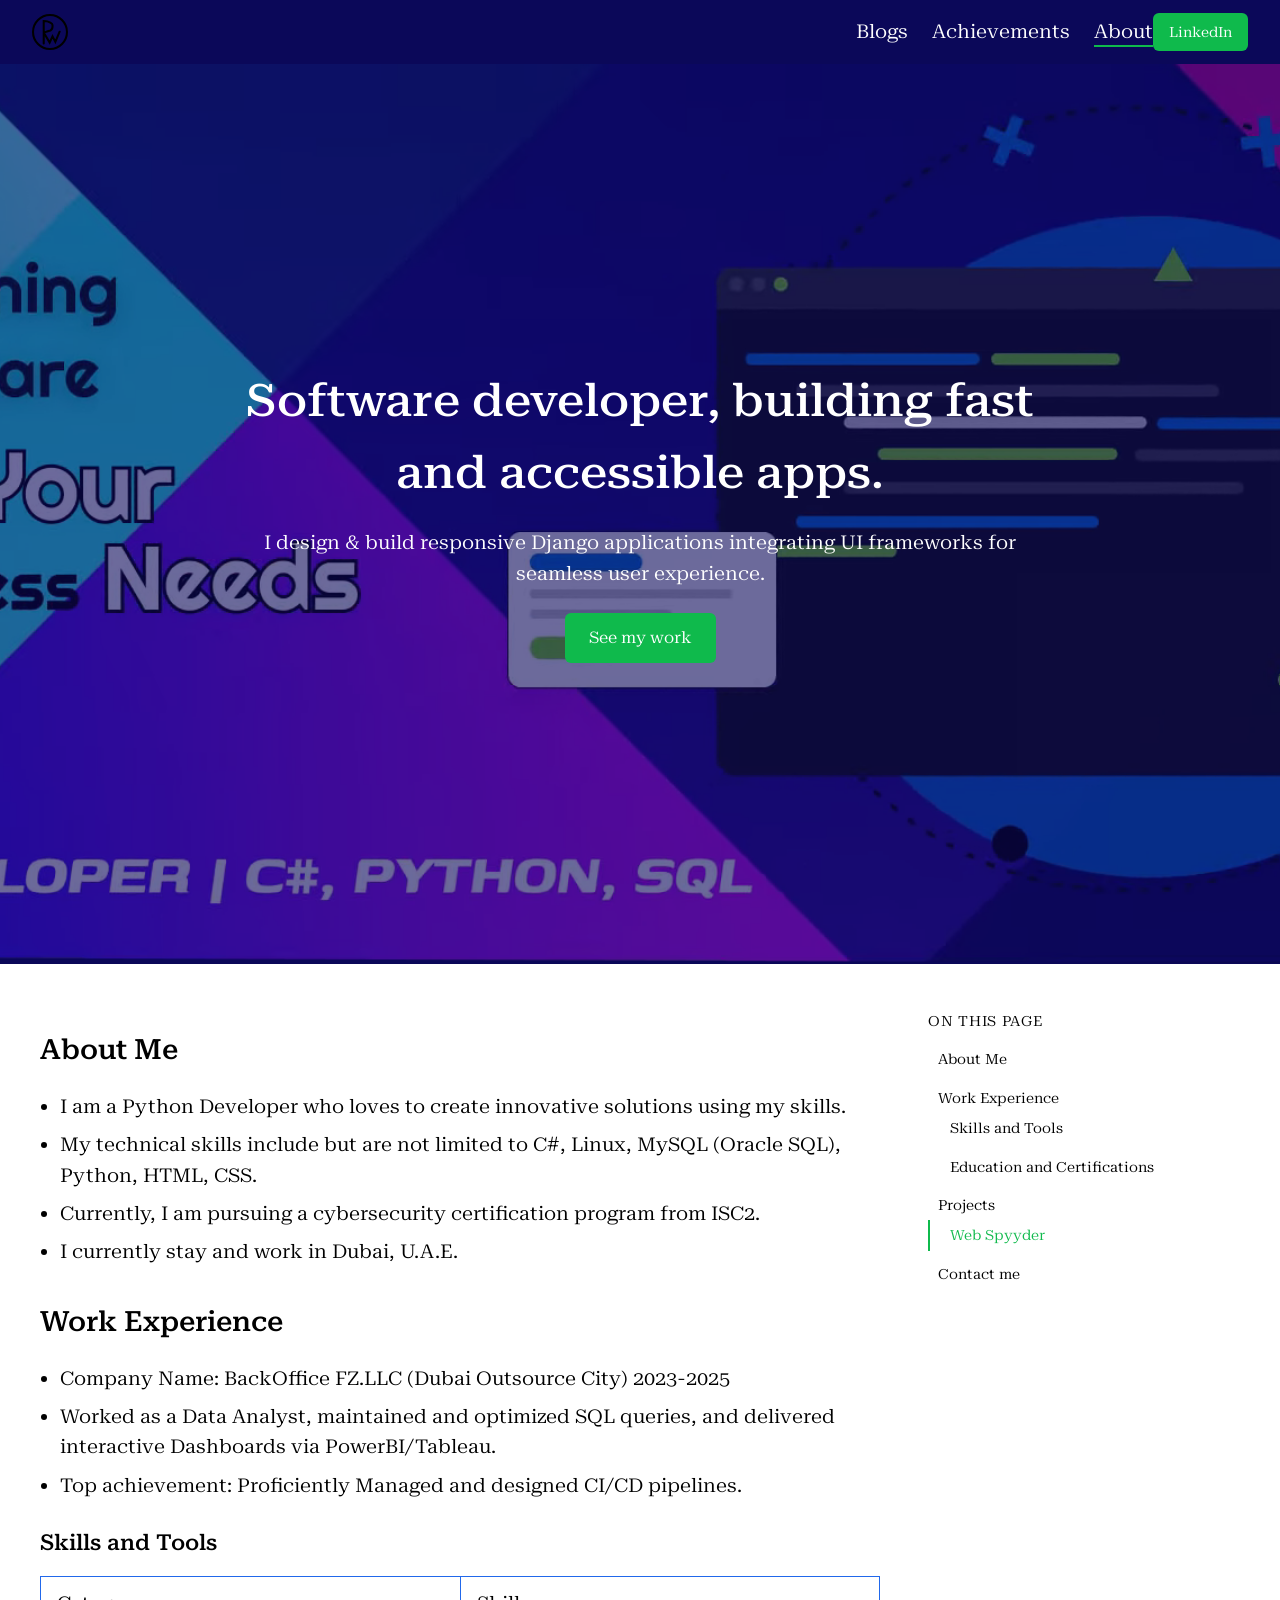
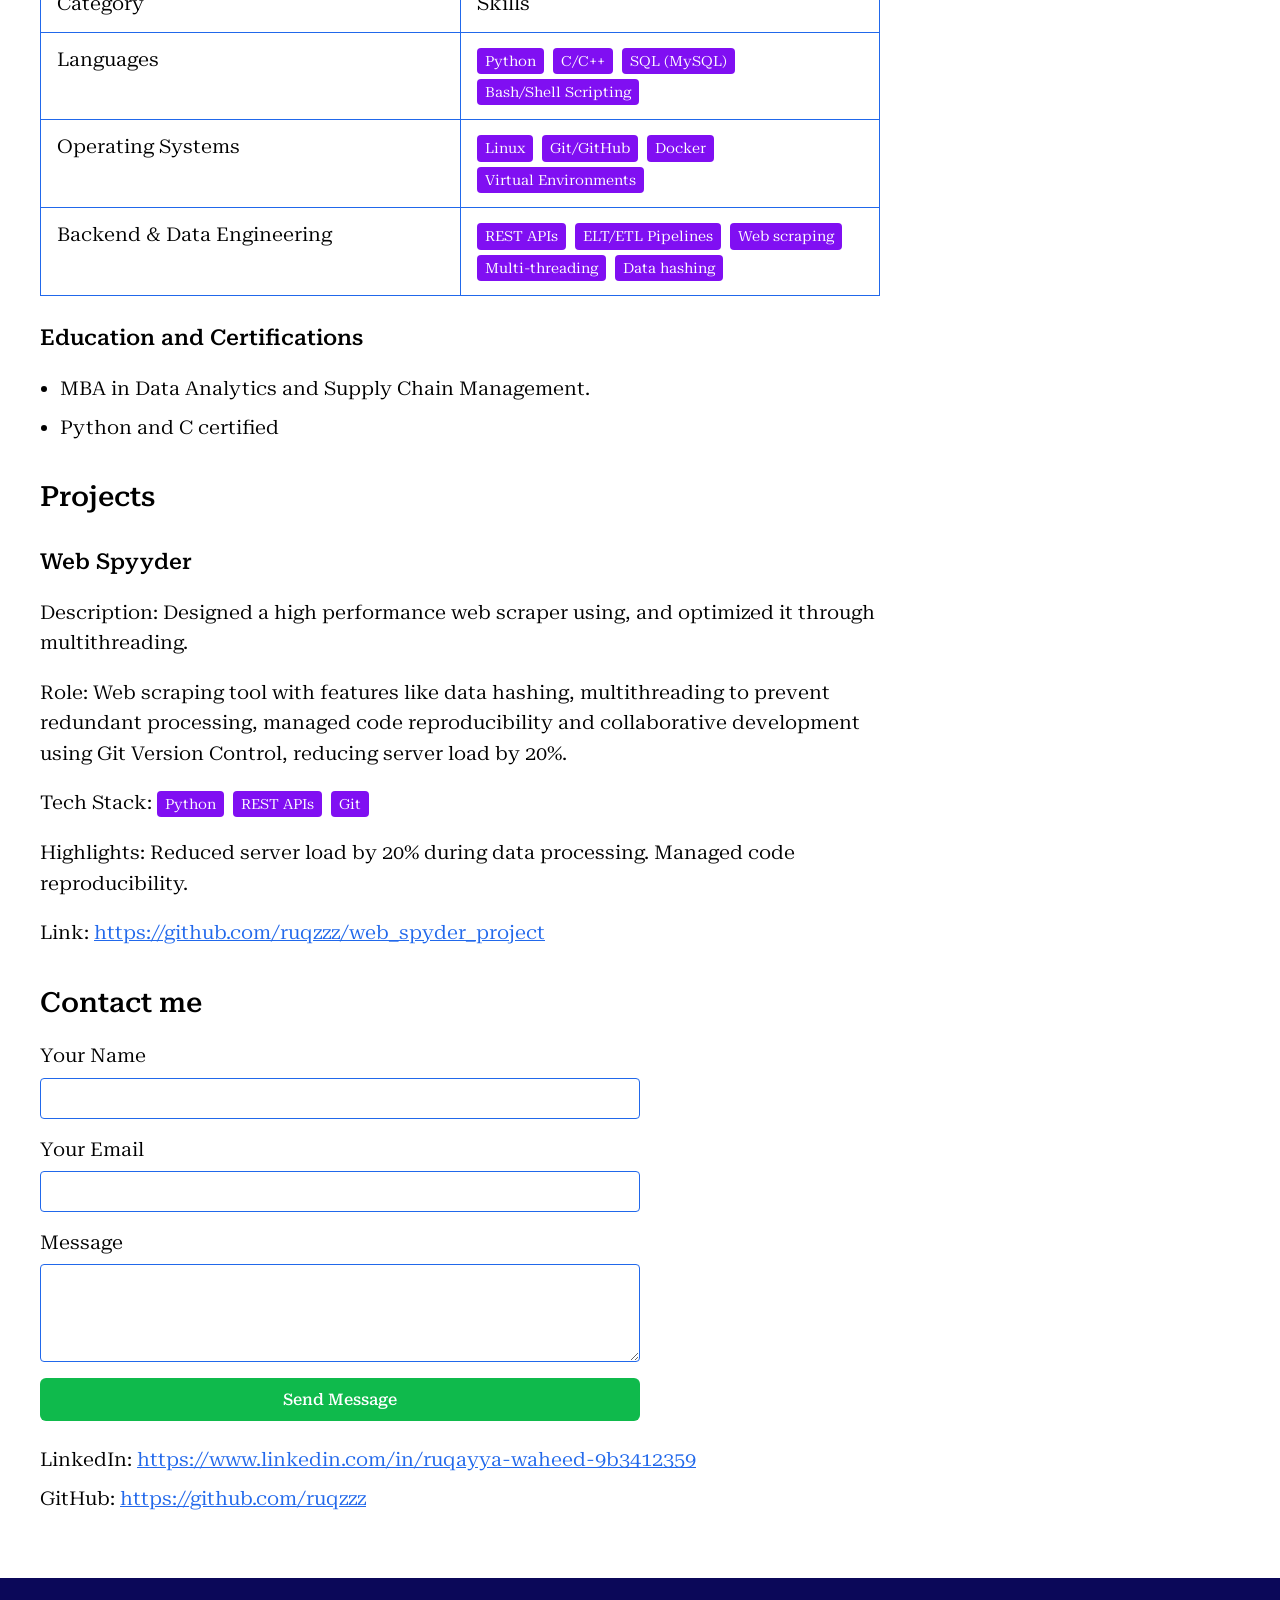
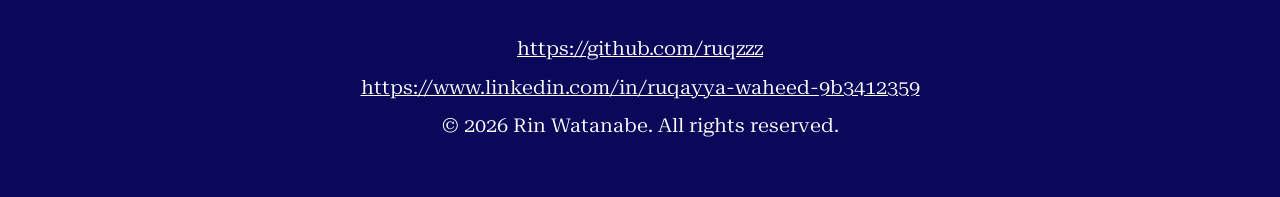
<file: index.html>
<!DOCTYPE html>
<html lang="en">
<head>
  <meta charset="UTF-8">
  <meta name="viewport" content="width=device-width, initial-scale=1.0">
  <title>Rin_sporfolio — About</title>
  <meta name="description" content="Python developer, building fast and accessible apps. Portfolio of Rin Watanabe.">

  <!-- Open Graph (index.html only) -->
  <meta property="og:title" content="Rin_sporfolio">
  <meta property="og:description" content="Python developer, building fast and accessible apps.">
  <meta property="og:image" content="/assets/images/open_graph_image_optimized.png">
  <meta property="og:type" content="website">
  <meta property="og:url" content="/">

  <!-- Google Fonts: Roboto Serif variable font -->
  <link rel="preconnect" href="https://fonts.googleapis.com">
  <link rel="preconnect" href="https://fonts.gstatic.com" crossorigin>
  <link href="https://fonts.googleapis.com/css2?family=Roboto+Serif:ital,opsz,wdth,wght,GRAD@0,8..144,50..150,100..900,-50..100&display=swap" rel="stylesheet">

  <!-- Favicon (do not modify paths or version strings) -->
  <link rel="icon" type="image/png" href="/assets/icons/favicon-96x96.png?v=2026.06.29" sizes="96x96" />
  <link rel="icon" type="image/svg+xml" href="/assets/icons/favicon.svg?v=2026.06.29" />
  <link rel="shortcut icon" href="/assets/icons/favicon.ico?v=2026.06.29" />
  <link rel="apple-touch-icon" sizes="180x180" href="/assets/icons/apple-touch-icon.png?v=2026.06.29" />
  <meta name="apple-mobile-web-app-title" content="Rin_portf" />
  <link rel="manifest" href="/assets/icons/site.webmanifest?v=2026.06.29" />

  <link rel="stylesheet" href="/styles/styles.css">
</head>
<body>
  <a href="#main-content" class="skip-link">Skip to content</a>

  <!-- Global header (identical on all pages — edit nav links here) -->
  <div class="site-header-wrapper">
    <header class="site-header">
      <a href="index.html" class="header-logo">
        <img src="/assets/images/logo_updated.svg"
             alt="Rin_sporfolio logo"
             role="img"
             aria-label="Rin_sporfolio logo"
             height="36">
      </a>

      <nav class="header-nav" aria-label="Primary navigation">
        <ul>
          <li><a href="blogs.html">Blogs</a></li>
          <li><a href="achievements.html">Achievements</a></li>
          <li><a href="index.html" class="is-active">About</a></li>
        </ul>
      </nav>

      <div class="header-actions">
        <a href="https://www.linkedin.com/in/ruqayya-waheed-9b3412359"
           class="btn-linkedin"
           target="_blank"
           rel="noopener noreferrer">LinkedIn</a>
      </div>

      <button class="menu-toggle"
              type="button"
              aria-expanded="false"
              aria-controls="mobile-menu"
              aria-label="Open navigation menu">
        <span class="menu-toggle-bar"></span>
        <span class="menu-toggle-bar"></span>
        <span class="menu-toggle-bar"></span>
      </button>
    </header>

    <nav id="mobile-menu" class="mobile-menu" aria-label="Mobile navigation">
      <ul>
        <li><a href="blogs.html">Blogs</a></li>
        <li><a href="achievements.html">Achievements</a></li>
        <li><a href="index.html" class="is-active">About</a></li>
      </ul>
      <a href="https://www.linkedin.com/in/ruqayya-waheed-9b3412359"
         class="btn-linkedin"
         target="_blank"
         rel="noopener noreferrer">LinkedIn</a>
    </nav>
  </div>

  <!-- Hero section (edit headline and CTA in HTML below) -->
  <section class="hero" aria-label="Introduction">
    <video
      class="hero-video"
      autoplay
      muted
      loop
      playsinline
      aria-hidden="true"
      poster="/assets/images/optimized_fallback_hero_image.svg">
      <source
        src="/assets/images/optimized_Frame_len_increased.webm"
        type="video/webm">
    </video>
    <div class="hero-overlay" aria-hidden="true"></div>
    <div class="hero-content">
      <h1>Software developer, building fast and accessible apps.</h1>
      <p>I design &amp; build responsive Django applications integrating UI frameworks for seamless user experience.</p>
      <a href="#projects" class="btn-primary">See my work</a>
    </div>
  </section>

  <!-- Two-column layout: main content + TOC (no left sidebar) -->
  <div class="page-layout">
    <button class="toc-toggle"
            type="button"
            aria-expanded="false"
            aria-controls="toc-sidebar">
      On this page
    </button>

    <div class="content-grid">
      <main id="main-content" class="main-content">

        <!-- About Me (edit content below) -->
        <section id="about-me" aria-labelledby="about-me-heading">
          <h2 id="about-me-heading">About Me</h2>
          <ul>
            <li>I am a Python Developer who loves to create innovative solutions using my skills.</li>
            <li>My technical skills include but are not limited to C#, Linux, MySQL (Oracle SQL), Python, HTML, CSS.</li>
            <li>Currently, I am pursuing a cybersecurity certification program from ISC2.</li>
            <li>I currently stay and work in Dubai, U.A.E.</li>
          </ul>
        </section>

        <!-- Work Experience (edit content below) -->
        <section id="work-experience" aria-labelledby="work-experience-heading">
          <h2 id="work-experience-heading">Work Experience</h2>
          <ul>
            <li>Company Name: BackOffice FZ.LLC (Dubai Outsource City) 2023-2025</li>
            <li>Worked as a Data Analyst, maintained and optimized SQL queries, and delivered interactive Dashboards via PowerBI/Tableau.</li>
            <li>Top achievement: Proficiently Managed and designed CI/CD pipelines.</li>
          </ul>

          <h3 id="skills-and-tools">Skills and Tools</h3>
          <table class="skills-table">
            <thead>
              <tr>
                <th scope="col">Category</th>
                <th scope="col">Skills</th>
              </tr>
            </thead>
            <tbody>
              <tr>
                <th scope="row">Languages</th>
                <td>
                  <span class="skill-badge">Python</span>
                  <span class="skill-badge">C/C++</span>
                  <span class="skill-badge">SQL (MySQL)</span>
                  <span class="skill-badge">Bash/Shell Scripting</span>
                </td>
              </tr>
              <tr>
                <th scope="row">Operating Systems</th>
                <td>
                  <span class="skill-badge">Linux</span>
                  <span class="skill-badge">Git/GitHub</span>
                  <span class="skill-badge">Docker</span>
                  <span class="skill-badge">Virtual Environments</span>
                </td>
              </tr>
              <tr>
                <th scope="row">Backend &amp; Data Engineering</th>
                <td>
                  <span class="skill-badge">REST APIs</span>
                  <span class="skill-badge">ELT/ETL Pipelines</span>
                  <span class="skill-badge">Web scraping</span>
                  <span class="skill-badge">Multi-threading</span>
                  <span class="skill-badge">Data hashing</span>
                </td>
              </tr>
            </tbody>
          </table>

          <h3 id="education-and-certifications">Education and Certifications</h3>
          <ul>
            <li>MBA in Data Analytics and Supply Chain Management.</li>
            <li>Python and C certified</li>
          </ul>
        </section>

        <!-- Projects (edit content below) -->
        <section id="projects" aria-labelledby="projects-heading">
          <h2 id="projects-heading">Projects</h2>

          <h3 id="web-spyyder">Web Spyyder</h3>
          <p><strong>Description:</strong> Designed a high performance web scraper using, and optimized it through multithreading.</p>
          <p><strong>Role:</strong> Web scraping tool with features like data hashing, multithreading to prevent redundant processing, managed code reproducibility and collaborative development using Git Version Control, reducing server load by 20%.</p>
          <p><strong>Tech Stack:</strong> <span class="skill-badge">Python</span> <span class="skill-badge">REST APIs</span> <span class="skill-badge">Git</span></p>
          <p><strong>Highlights:</strong> Reduced server load by 20% during data processing. Managed code reproducibility.</p>
          <p><strong>Link:</strong> <a href="https://github.com/ruqzzz/web_spyder_project" target="_blank" rel="noopener noreferrer">https://github.com/ruqzzz/web_spyder_project</a></p>
        </section>

        <!-- Contact form (edit action URL and fields below) -->
        <section id="contact-me" aria-labelledby="contact-me-heading">
          <h2 id="contact-me-heading">Contact me</h2>
          <form class="contact-form"
                action="https://formspree.io/f/xlgypwyl"
                method="POST">
            <div class="form-group">
              <label for="contact-name">Your Name</label>
              <input type="text" id="contact-name" name="name" required aria-required="true">
            </div>
            <div class="form-group">
              <label for="contact-email">Your Email</label>
              <input type="email" id="contact-email" name="email" required aria-required="true">
            </div>
            <div class="form-group">
              <label for="contact-message">Message</label>
              <textarea id="contact-message" name="message" rows="4" required aria-required="true"></textarea>
            </div>
            <button type="submit" class="btn-primary">Send Message</button>
          </form>

          <div class="contact-links">
            <p>LinkedIn: <a href="https://www.linkedin.com/in/ruqayya-waheed-9b3412359" target="_blank" rel="noopener noreferrer">https://www.linkedin.com/in/ruqayya-waheed-9b3412359</a></p>
            <p>GitHub: <a href="https://github.com/ruqzzz" target="_blank" rel="noopener noreferrer">https://github.com/ruqzzz</a></p>
          </div>
        </section>

      </main>

      <!-- TOC column (auto-populated by scripts/main.js) -->
      <aside id="toc-sidebar"
             class="toc-sidebar"
             aria-label="On this page">
        <p class="toc-label">On this page</p>
        <nav aria-label="Table of contents">
          <!-- TOC links generated by JavaScript -->
        </nav>
      </aside>
    </div>
  </div>

  <!-- Global footer (identical on all pages) -->
  <footer class="site-footer">
    <p><a href="https://github.com/ruqzzz" target="_blank" rel="noopener noreferrer">https://github.com/ruqzzz</a></p>
    <p><a href="https://www.linkedin.com/in/ruqayya-waheed-9b3412359" target="_blank" rel="noopener noreferrer">https://www.linkedin.com/in/ruqayya-waheed-9b3412359</a></p>
    <p>&copy; 2026 Rin Watanabe. All rights reserved.</p>
  </footer>

  <script src="/scripts/main.js"></script>
</body>
</html>
</file>
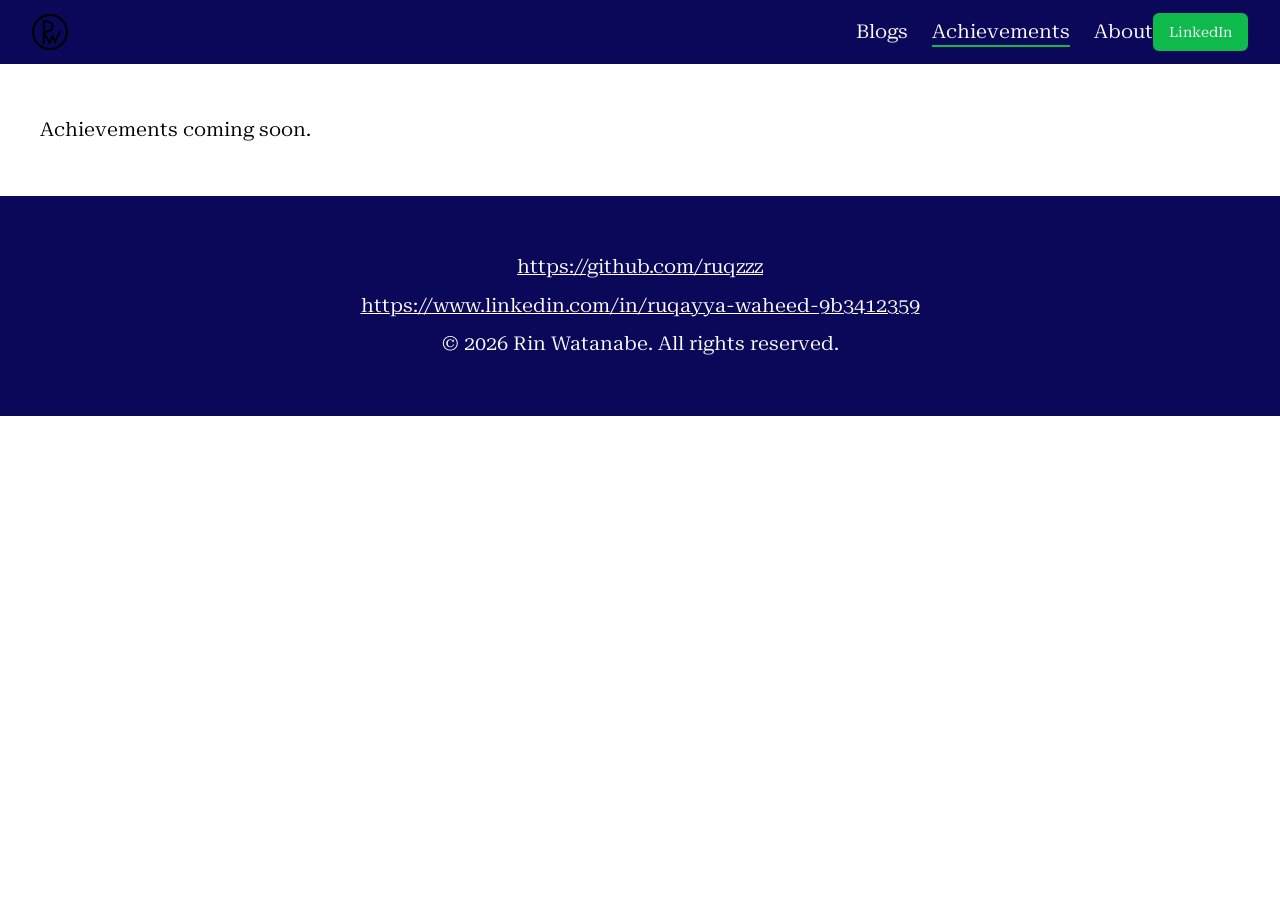
<file: achievements.html>
<!DOCTYPE html>
<html lang="en">
<head>
  <meta charset="UTF-8">
  <meta name="viewport" content="width=device-width, initial-scale=1.0">
  <title>Rin_sporfolio — Achievements</title>
  <meta name="description" content="Achievements and milestones of Rin Watanabe — Python developer and data analyst.">

  <!-- Google Fonts: Roboto Serif variable font -->
  <link rel="preconnect" href="https://fonts.googleapis.com">
  <link rel="preconnect" href="https://fonts.gstatic.com" crossorigin>
  <link href="https://fonts.googleapis.com/css2?family=Roboto+Serif:ital,opsz,wdth,wght,GRAD@0,8..144,50..150,100..900,-50..100&display=swap" rel="stylesheet">

  <!-- Favicon (do not modify paths or version strings) -->
  <link rel="icon" type="image/png" href="/assets/icons/favicon-96x96.png?v=2026.06.29" sizes="96x96" />
  <link rel="icon" type="image/svg+xml" href="/assets/icons/favicon.svg?v=2026.06.29" />
  <link rel="shortcut icon" href="/assets/icons/favicon.ico?v=2026.06.29" />
  <link rel="apple-touch-icon" sizes="180x180" href="/assets/icons/apple-touch-icon.png?v=2026.06.29" />
  <meta name="apple-mobile-web-app-title" content="Rin_portf" />
  <link rel="manifest" href="/assets/icons/site.webmanifest?v=2026.06.29" />

  <link rel="stylesheet" href="/styles/styles.css">
</head>
<body>
  <a href="#main-content" class="skip-link">Skip to content</a>

  <!-- Global header (identical on all pages — edit nav links here) -->
  <div class="site-header-wrapper">
    <header class="site-header">
      <a href="index.html" class="header-logo">
        <img src="/assets/images/logo_updated.svg"
             alt="Rin_sporfolio logo"
             role="img"
             aria-label="Rin_sporfolio logo"
             height="36">
      </a>

      <nav class="header-nav" aria-label="Primary navigation">
        <ul>
          <li><a href="blogs.html">Blogs</a></li>
          <li><a href="achievements.html" class="is-active">Achievements</a></li>
          <li><a href="index.html">About</a></li>
        </ul>
      </nav>

      <div class="header-actions">
        <a href="https://www.linkedin.com/in/ruqayya-waheed-9b3412359"
           class="btn-linkedin"
           target="_blank"
           rel="noopener noreferrer">LinkedIn</a>
      </div>

      <button class="menu-toggle"
              type="button"
              aria-expanded="false"
              aria-controls="mobile-menu"
              aria-label="Open navigation menu">
        <span class="menu-toggle-bar"></span>
        <span class="menu-toggle-bar"></span>
        <span class="menu-toggle-bar"></span>
      </button>
    </header>

    <nav id="mobile-menu" class="mobile-menu" aria-label="Mobile navigation">
      <ul>
        <li><a href="blogs.html">Blogs</a></li>
        <li><a href="achievements.html" class="is-active">Achievements</a></li>
        <li><a href="index.html">About</a></li>
      </ul>
      <a href="https://www.linkedin.com/in/ruqayya-waheed-9b3412359"
         class="btn-linkedin"
         target="_blank"
         rel="noopener noreferrer">LinkedIn</a>
    </nav>
  </div>

  <div class="page-layout">
    <main id="main-content" class="main-content">
      <p>Achievements coming soon.</p>
    </main>
  </div>

  <!-- Global footer (identical on all pages) -->
  <footer class="site-footer">
    <p><a href="https://github.com/ruqzzz" target="_blank" rel="noopener noreferrer">https://github.com/ruqzzz</a></p>
    <p><a href="https://www.linkedin.com/in/ruqayya-waheed-9b3412359" target="_blank" rel="noopener noreferrer">https://www.linkedin.com/in/ruqayya-waheed-9b3412359</a></p>
    <p>&copy; 2026 Rin Watanabe. All rights reserved.</p>
  </footer>

  <script src="/scripts/main.js"></script>
</body>
</html>
</file>
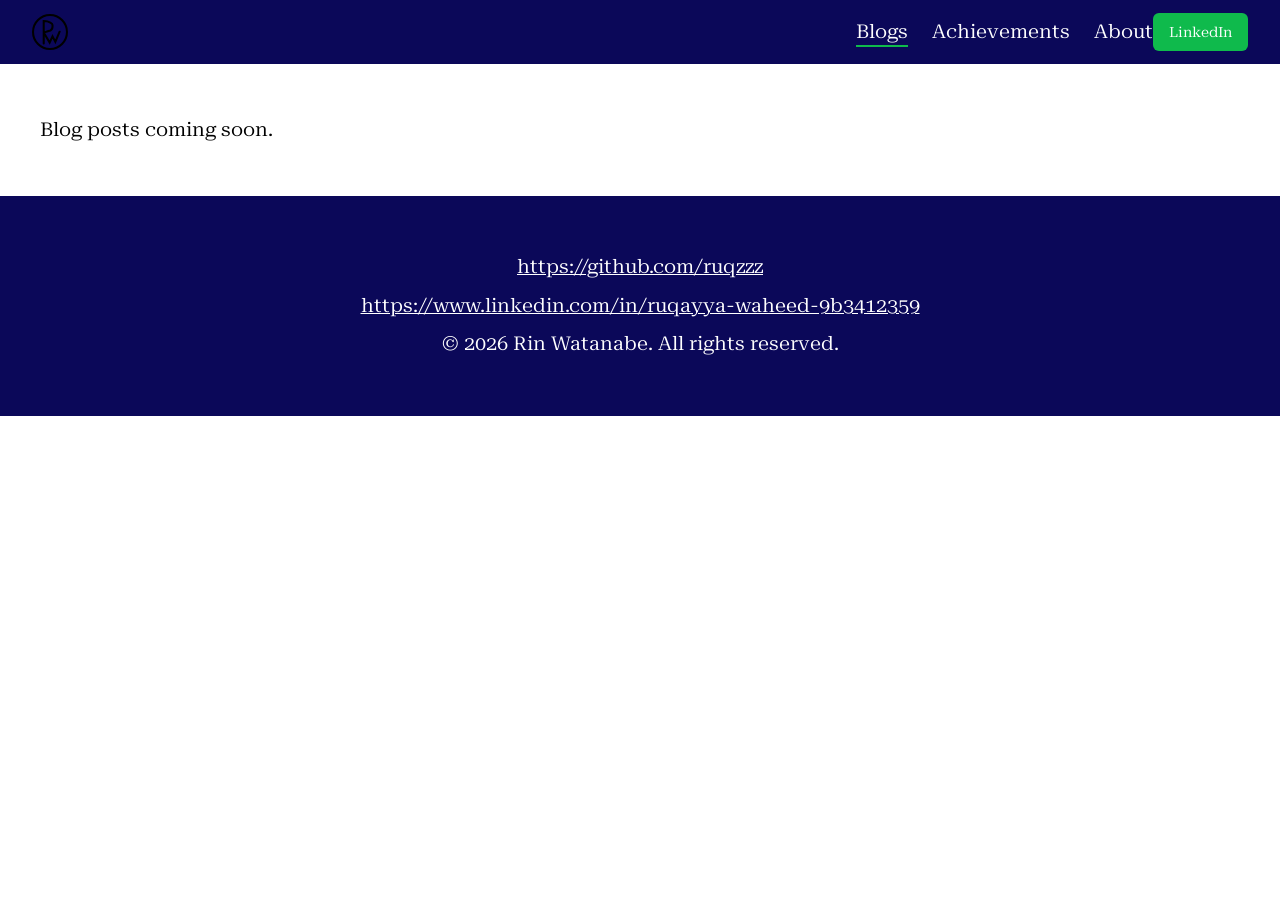
<file: blogs.html>
<!DOCTYPE html>
<html lang="en">
<head>
  <meta charset="UTF-8">
  <meta name="viewport" content="width=device-width, initial-scale=1.0">
  <title>Rin_sporfolio — Blogs</title>
  <meta name="description" content="Blog posts by Rin Watanabe — Python developer and data analyst.">

  <!-- Google Fonts: Roboto Serif variable font -->
  <link rel="preconnect" href="https://fonts.googleapis.com">
  <link rel="preconnect" href="https://fonts.gstatic.com" crossorigin>
  <link href="https://fonts.googleapis.com/css2?family=Roboto+Serif:ital,opsz,wdth,wght,GRAD@0,8..144,50..150,100..900,-50..100&display=swap" rel="stylesheet">

  <!-- Favicon (do not modify paths or version strings) -->
  <link rel="icon" type="image/png" href="/assets/icons/favicon-96x96.png?v=2026.06.29" sizes="96x96" />
  <link rel="icon" type="image/svg+xml" href="/assets/icons/favicon.svg?v=2026.06.29" />
  <link rel="shortcut icon" href="/assets/icons/favicon.ico?v=2026.06.29" />
  <link rel="apple-touch-icon" sizes="180x180" href="/assets/icons/apple-touch-icon.png?v=2026.06.29" />
  <meta name="apple-mobile-web-app-title" content="Rin_portf" />
  <link rel="manifest" href="/assets/icons/site.webmanifest?v=2026.06.29" />

  <link rel="stylesheet" href="/styles/styles.css">
</head>
<body>
  <a href="#main-content" class="skip-link">Skip to content</a>

  <!-- Global header (identical on all pages — edit nav links here) -->
  <div class="site-header-wrapper">
    <header class="site-header">
      <a href="index.html" class="header-logo">
        <img src="/assets/images/logo_updated.svg"
             alt="Rin_sporfolio logo"
             role="img"
             aria-label="Rin_sporfolio logo"
             height="36">
      </a>

      <nav class="header-nav" aria-label="Primary navigation">
        <ul>
          <li><a href="blogs.html" class="is-active">Blogs</a></li>
          <li><a href="achievements.html">Achievements</a></li>
          <li><a href="index.html">About</a></li>
        </ul>
      </nav>

      <div class="header-actions">
        <a href="https://www.linkedin.com/in/ruqayya-waheed-9b3412359"
           class="btn-linkedin"
           target="_blank"
           rel="noopener noreferrer">LinkedIn</a>
      </div>

      <button class="menu-toggle"
              type="button"
              aria-expanded="false"
              aria-controls="mobile-menu"
              aria-label="Open navigation menu">
        <span class="menu-toggle-bar"></span>
        <span class="menu-toggle-bar"></span>
        <span class="menu-toggle-bar"></span>
      </button>
    </header>

    <nav id="mobile-menu" class="mobile-menu" aria-label="Mobile navigation">
      <ul>
        <li><a href="blogs.html" class="is-active">Blogs</a></li>
        <li><a href="achievements.html">Achievements</a></li>
        <li><a href="index.html">About</a></li>
      </ul>
      <a href="https://www.linkedin.com/in/ruqayya-waheed-9b3412359"
         class="btn-linkedin"
         target="_blank"
         rel="noopener noreferrer">LinkedIn</a>
    </nav>
  </div>

  <div class="page-layout">
    <main id="main-content" class="main-content">
      <p>Blog posts coming soon.</p>
    </main>
  </div>

  <!-- Global footer (identical on all pages) -->
  <footer class="site-footer">
    <p><a href="https://github.com/ruqzzz" target="_blank" rel="noopener noreferrer">https://github.com/ruqzzz</a></p>
    <p><a href="https://www.linkedin.com/in/ruqayya-waheed-9b3412359" target="_blank" rel="noopener noreferrer">https://www.linkedin.com/in/ruqayya-waheed-9b3412359</a></p>
    <p>&copy; 2026 Rin Watanabe. All rights reserved.</p>
  </footer>

  <script src="/scripts/main.js"></script>
</body>
</html>
</file>
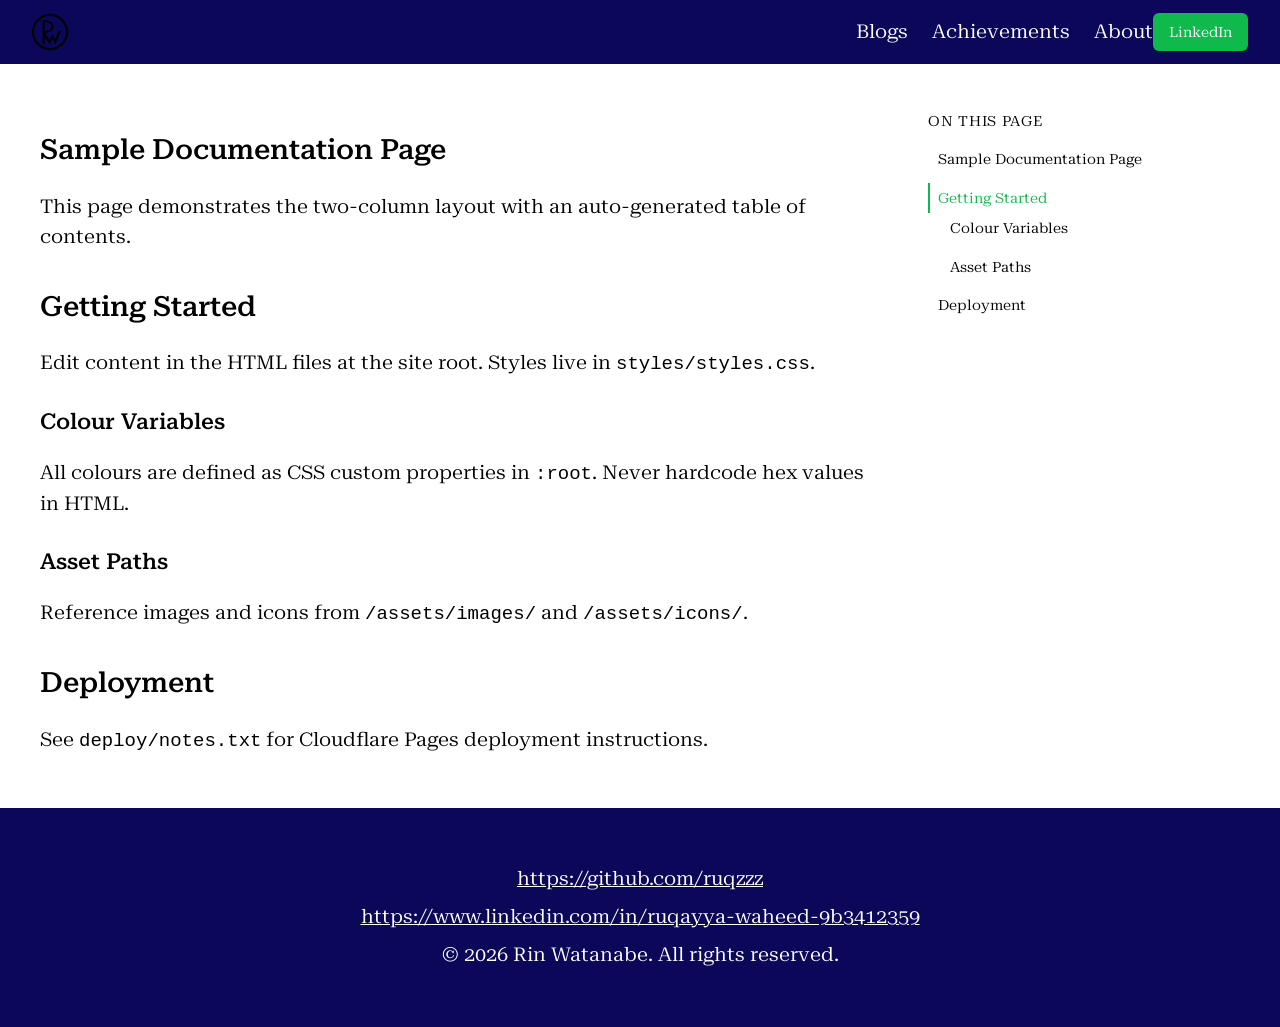
<file: docs/sample-page.html>
<!DOCTYPE html>
<html lang="en">
<head>
  <meta charset="UTF-8">
  <meta name="viewport" content="width=device-width, initial-scale=1.0">
  <title>Rin_sporfolio — Sample Page</title>
  <meta name="description" content="Sample documentation page for Rin_sporfolio site structure reference.">

  <!-- Google Fonts: Roboto Serif variable font -->
  <link rel="preconnect" href="https://fonts.googleapis.com">
  <link rel="preconnect" href="https://fonts.gstatic.com" crossorigin>
  <link href="https://fonts.googleapis.com/css2?family=Roboto+Serif:ital,opsz,wdth,wght,GRAD@0,8..144,50..150,100..900,-50..100&display=swap" rel="stylesheet">

  <!-- Favicon (do not modify paths or version strings) -->
  <link rel="icon" type="image/png" href="/assets/icons/favicon-96x96.png?v=2026.06.29" sizes="96x96" />
  <link rel="icon" type="image/svg+xml" href="/assets/icons/favicon.svg?v=2026.06.29" />
  <link rel="shortcut icon" href="/assets/icons/favicon.ico?v=2026.06.29" />
  <link rel="apple-touch-icon" sizes="180x180" href="/assets/icons/apple-touch-icon.png?v=2026.06.29" />
  <meta name="apple-mobile-web-app-title" content="Rin_portf" />
  <link rel="manifest" href="/assets/icons/site.webmanifest?v=2026.06.29" />

  <link rel="stylesheet" href="/styles/styles.css">
</head>
<body>
  <a href="#main-content" class="skip-link">Skip to content</a>

  <!-- Global header (identical on all pages — edit nav links here) -->
  <div class="site-header-wrapper">
    <header class="site-header">
      <a href="/index.html" class="header-logo">
        <img src="/assets/images/logo_updated.svg"
             alt="Rin_sporfolio logo"
             role="img"
             aria-label="Rin_sporfolio logo"
             height="36">
      </a>

      <nav class="header-nav" aria-label="Primary navigation">
        <ul>
          <li><a href="/blogs.html">Blogs</a></li>
          <li><a href="/achievements.html">Achievements</a></li>
          <li><a href="/index.html">About</a></li>
        </ul>
      </nav>

      <div class="header-actions">
        <a href="https://www.linkedin.com/in/ruqayya-waheed-9b3412359"
           class="btn-linkedin"
           target="_blank"
           rel="noopener noreferrer">LinkedIn</a>
      </div>

      <button class="menu-toggle"
              type="button"
              aria-expanded="false"
              aria-controls="mobile-menu"
              aria-label="Open navigation menu">
        <span class="menu-toggle-bar"></span>
        <span class="menu-toggle-bar"></span>
        <span class="menu-toggle-bar"></span>
      </button>
    </header>

    <nav id="mobile-menu" class="mobile-menu" aria-label="Mobile navigation">
      <ul>
        <li><a href="/blogs.html">Blogs</a></li>
        <li><a href="/achievements.html">Achievements</a></li>
        <li><a href="/index.html">About</a></li>
      </ul>
      <a href="https://www.linkedin.com/in/ruqayya-waheed-9b3412359"
         class="btn-linkedin"
         target="_blank"
         rel="noopener noreferrer">LinkedIn</a>
    </nav>
  </div>

  <div class="page-layout">
    <button class="toc-toggle"
            type="button"
            aria-expanded="false"
            aria-controls="toc-sidebar">
      On this page
    </button>

    <div class="content-grid">
      <main id="main-content" class="main-content">
        <h2>Sample Documentation Page</h2>
        <p>This page demonstrates the two-column layout with an auto-generated table of contents.</p>

        <h2>Getting Started</h2>
        <p>Edit content in the HTML files at the site root. Styles live in <code>styles/styles.css</code>.</p>

        <h3>Colour Variables</h3>
        <p>All colours are defined as CSS custom properties in <code>:root</code>. Never hardcode hex values in HTML.</p>

        <h3>Asset Paths</h3>
        <p>Reference images and icons from <code>/assets/images/</code> and <code>/assets/icons/</code>.</p>

        <h2>Deployment</h2>
        <p>See <code>deploy/notes.txt</code> for Cloudflare Pages deployment instructions.</p>
      </main>

      <aside id="toc-sidebar"
             class="toc-sidebar"
             aria-label="On this page">
        <p class="toc-label">On this page</p>
        <nav aria-label="Table of contents">
          <!-- TOC links generated by JavaScript -->
        </nav>
      </aside>
    </div>
  </div>

  <!-- Global footer (identical on all pages) -->
  <footer class="site-footer">
    <p><a href="https://github.com/ruqzzz" target="_blank" rel="noopener noreferrer">https://github.com/ruqzzz</a></p>
    <p><a href="https://www.linkedin.com/in/ruqayya-waheed-9b3412359" target="_blank" rel="noopener noreferrer">https://www.linkedin.com/in/ruqayya-waheed-9b3412359</a></p>
    <p>&copy; 2026 Rin Watanabe. All rights reserved.</p>
  </footer>

  <script src="/scripts/main.js"></script>
</body>
</html>
</file>
<file: styles/styles.css>
/* ==========================================================================
   Rin_sporfolio — Global Styles
   Edit colours in :root. Edit layout breakpoints in the media queries below.
   ========================================================================== */

/* --- Colour system (edit here, never hardcode hex in HTML) --- */
:root {
  --color-primary-green: #0FBA4C;
  --color-primary-blue: #2168EB;
  --color-secondary-purple: #800FF2;
  --color-accent-navy: #0B0859;
  --color-accent-indigo: #1E0D8C;
  --color-bg-white: #FFFFFF;
  --color-text-black: #000000;
  --color-text-white: #FFFFFF;

  --hero-overlay: rgba(11, 8, 89, 0.6);

  --header-height: 64px;
  --header-z-index: 100;
  --toc-sticky-top: 80px;

  --font-family: 'Roboto Serif', serif;

  --focus-ring: 2px solid var(--color-primary-green);
  --focus-offset: 2px;
}

/* --- Smooth scrolling for TOC anchor links --- */
html {
  scroll-behavior: smooth;
}

/* --- Typography: mobile-first defaults --- */
body {
  margin: 0;
  font-family: var(--font-family);
  font-size: 16px;
  font-weight: 400;
  font-style: normal;
  font-variation-settings: 'opsz' 16, 'wdth' 112.5, 'wght' 400, 'GRAD' -50;
  background-color: var(--color-bg-white);
  color: var(--color-text-black);
  line-height: 1.6;
}

h1 {
  font-family: var(--font-family);
  font-size: 28px;
  font-weight: 500;
  font-style: normal;
  font-variation-settings: 'opsz' 28, 'wdth' 125, 'wght' 500;
  margin-top: 0;
}

h2 {
  font-family: var(--font-family);
  font-size: 28px;
  font-weight: 500;
  font-style: normal;
  font-variation-settings: 'opsz' 28, 'wdth' 112.5, 'wght' 500, 'GRAD' 49;
  margin-top: 2rem;
  margin-bottom: 1rem;
}

h3 {
  font-family: var(--font-family);
  font-size: 22px;
  font-weight: 500;
  font-style: normal;
  font-variation-settings: 'opsz' 22, 'wdth' 112.5, 'wght' 500, 'GRAD' 49;
  margin-top: 1.5rem;
  margin-bottom: 0.75rem;
}

/* --- Skip to content link --- */
.skip-link {
  position: absolute;
  top: -100%;
  left: 1rem;
  z-index: 1000;
  padding: 0.75rem 1rem;
  background-color: var(--color-primary-green);
  color: var(--color-text-white);
  text-decoration: none;
  border-radius: 4px;
}

.skip-link:focus {
  top: 1rem;
  outline: var(--focus-ring);
  outline-offset: var(--focus-offset);
}

/* --- Focus styles (never suppress outline) --- */
a:focus-visible,
button:focus-visible,
input:focus-visible,
textarea:focus-visible,
summary:focus-visible {
  outline: var(--focus-ring);
  outline-offset: var(--focus-offset);
}

/* --- Global header --- */
.site-header {
  position: sticky;
  top: 0;
  z-index: var(--header-z-index);
  display: flex;
  align-items: center;
  justify-content: space-between;
  height: var(--header-height);
  padding: 0 1rem;
  background-color: var(--color-accent-navy);
  color: var(--color-text-white);
}

.site-header a {
  color: var(--color-text-white);
  text-decoration: none;
}

.site-header a:hover {
  color: var(--color-primary-green);
}

.header-logo img {
  display: block;
  height: 36px;
  width: auto;
}

.header-nav {
  display: none;
}

.header-nav ul {
  display: flex;
  gap: 1.5rem;
  list-style: none;
  margin: 0;
  padding: 0;
}

.header-nav a {
  color: var(--color-text-white);
  text-decoration: none;
  padding-bottom: 2px;
}

.header-nav a:hover {
  color: var(--color-primary-green);
}

.header-nav a.is-active {
  color: var(--color-text-white);
  border-bottom: 2px solid var(--color-primary-green);
}

.header-actions {
  display: none;
  align-items: center;
  gap: 1rem;
}

.btn-linkedin {
  display: inline-block;
  padding: 8px 16px;
  background-color: var(--color-primary-green);
  color: var(--color-text-white);
  text-decoration: none;
  border-radius: 6px;
  font-size: 14px;
  white-space: nowrap;
}

.btn-linkedin:hover {
  color: var(--color-text-white);
  filter: brightness(1.1);
}

/* --- Hamburger menu (mobile) --- */
.menu-toggle {
  display: flex;
  flex-direction: column;
  justify-content: center;
  gap: 5px;
  width: 44px;
  height: 44px;
  padding: 0;
  border: none;
  background: transparent;
  cursor: pointer;
}

.menu-toggle-bar {
  display: block;
  width: 24px;
  height: 2px;
  background-color: var(--color-text-white);
  margin: 0 auto;
}

.mobile-menu {
  display: none;
  position: absolute;
  top: var(--header-height);
  left: 0;
  right: 0;
  background-color: var(--color-accent-navy);
  padding: 1rem;
  z-index: calc(var(--header-z-index) - 1);
}

.mobile-menu.is-open {
  display: block;
}

.mobile-menu ul {
  list-style: none;
  margin: 0;
  padding: 0;
}

.mobile-menu li {
  margin-bottom: 0.75rem;
}

.mobile-menu a {
  color: var(--color-text-white);
  text-decoration: none;
  display: block;
  padding: 0.5rem 0;
}

.mobile-menu a:hover {
  color: var(--color-primary-green);
}

.mobile-menu a.is-active {
  border-left: 3px solid var(--color-primary-green);
  padding-left: 0.75rem;
}

.mobile-menu .btn-linkedin {
  margin-top: 0.5rem;
}

.site-header-wrapper {
  position: relative;
}

/* --- Hero section --- */
.hero {
  position: relative;
  min-height: 100vh;
  overflow: hidden;
  display: flex;
  align-items: center;
  justify-content: center;
  background-color: var(--color-accent-navy);
}

.hero-video {
  position: absolute;
  top: 0;
  left: 0;
  width: 100%;
  height: 100%;
  object-fit: cover;
  z-index: 0;
}

.hero-overlay {
  position: absolute;
  top: 0;
  left: 0;
  width: 100%;
  height: 100%;
  background: var(--hero-overlay);
  z-index: 1;
}

.hero-content {
  position: relative;
  z-index: 2;
  text-align: center;
  color: var(--color-text-white);
  padding: 2rem 1.5rem;
  max-width: 800px;
}

.hero-content h1 {
  color: var(--color-text-white);
  margin-bottom: 1rem;
}

.hero-content p {
  color: var(--color-text-white);
  font-size: 16px;
  margin-bottom: 1.5rem;
}

.btn-primary {
  display: inline-block;
  padding: 12px 24px;
  background-color: var(--color-primary-green);
  color: var(--color-text-white);
  text-decoration: none;
  border-radius: 6px;
  border: none;
  cursor: pointer;
  font-family: var(--font-family);
  font-size: 16px;
  font-weight: 500;
}

.btn-primary:hover {
  color: var(--color-text-white);
  filter: brightness(1.1);
}

/* --- Body hyperlinks --- */
main a:not(.btn-primary):not(.btn-linkedin):not(.btn-outline) {
  color: var(--color-primary-blue);
}

main a:not(.btn-primary):not(.btn-linkedin):not(.btn-outline):hover {
  color: var(--color-primary-green);
}

/* --- Two-column layout --- */
.page-layout {
  max-width: 1200px;
  margin: 0 auto;
  padding: 2rem 1rem;
}

.content-grid {
  display: grid;
  grid-template-columns: 1fr;
  gap: 2rem;
}

/* --- TOC toggle (tablet/mobile) --- */
.toc-toggle {
  display: flex;
  width: 100%;
  padding: 0.75rem 1rem;
  margin-bottom: 1rem;
  background-color: var(--color-accent-navy);
  color: var(--color-text-white);
  border: none;
  border-radius: 6px;
  cursor: pointer;
  font-family: var(--font-family);
  font-size: 16px;
  text-align: left;
}

.toc-toggle:hover {
  background-color: var(--color-accent-indigo);
}

/* --- TOC sidebar --- */
.toc-sidebar {
  display: none;
}

.toc-sidebar.is-expanded {
  display: block;
}

.toc-sidebar .toc-label {
  font-size: 14px;
  font-weight: 500;
  text-transform: uppercase;
  letter-spacing: 0.05em;
  margin-bottom: 0.75rem;
  color: var(--color-text-black);
}

.toc-sidebar nav ul {
  list-style: none;
  margin: 0;
  padding: 0;
}

.toc-sidebar nav li {
  margin-bottom: 0.5rem;
}

.toc-sidebar nav a {
  color: var(--color-text-black);
  text-decoration: none;
  font-size: 14px;
  display: block;
  padding: 0.25rem 0;
  border-left: 2px solid transparent;
  padding-left: 0.5rem;
}

.toc-sidebar nav a:hover {
  color: var(--color-primary-green);
}

.toc-sidebar nav a.is-active {
  color: var(--color-primary-green);
  border-left-color: var(--color-primary-green);
}

.toc-sidebar nav li.toc-h3 a {
  padding-left: 1.25rem;
}

/* --- Main content --- */
.main-content section {
  margin-bottom: 2rem;
}

.main-content ul {
  padding-left: 1.25rem;
}

.main-content ul li {
  margin-bottom: 0.5rem;
}

/* --- Skill badges in table --- */
.skill-badge {
  display: inline-block;
  background-color: var(--color-secondary-purple);
  color: var(--color-text-white);
  border-radius: 4px;
  padding: 2px 8px;
  font-size: 14px;
  margin: 2px 4px 2px 0;
}

/* --- Skills table --- */
.skills-table {
  width: 100%;
  border-collapse: collapse;
  margin: 1rem 0;
}

.skills-table th,
.skills-table td {
  border: 1px solid var(--color-primary-blue);
  padding: 0.75rem 1rem;
  text-align: left;
  vertical-align: top;
  color: var(--color-text-black);
  background-color: var(--color-bg-white);
}

.skills-table th {
  width: 30%;
  font-weight: 500;
}

/* --- Contact form --- */
.contact-form {
  display: flex;
  flex-direction: column;
  gap: 1rem;
  max-width: 600px;
}

.form-group {
  display: flex;
  flex-direction: column;
  gap: 0.375rem;
}

.form-group label {
  color: var(--color-text-black);
  font-weight: 500;
}

.form-group input,
.form-group textarea {
  padding: 0.625rem 0.75rem;
  border: 1px solid var(--color-primary-blue);
  border-radius: 4px;
  font-family: var(--font-family);
  font-size: 16px;
  color: var(--color-text-black);
  background-color: var(--color-bg-white);
}

.contact-links {
  margin-top: 1.5rem;
}

.contact-links p {
  margin: 0.5rem 0;
}

/* --- Footer --- */
.site-footer {
  background-color: var(--color-accent-navy);
  color: var(--color-text-white);
  padding: 48px 1rem;
  text-align: center;
}

.site-footer a {
  color: var(--color-text-white);
  text-decoration: underline;
}

.site-footer a:hover {
  color: var(--color-primary-green);
}

.site-footer p {
  margin: 0.5rem 0;
  color: var(--color-text-white);
}

/* --- 404 page --- */
.error-page {
  min-height: 60vh;
  display: flex;
  flex-direction: column;
  align-items: center;
  justify-content: center;
  text-align: center;
  padding: 2rem;
}

/* --- Tablet: 768px+ --- */
@media (min-width: 768px) {
  body {
    font-size: 19px;
    font-variation-settings: 'opsz' 19, 'wdth' 112.5, 'wght' 400, 'GRAD' -50;
  }

  h1 {
    font-size: 45px;
    font-variation-settings: 'opsz' 45, 'wdth' 125, 'wght' 500;
  }

  .hero-content p {
    font-size: 19px;
  }

  .site-header {
    padding: 0 2rem;
  }

  .header-nav {
    margin-left: auto;
  }

  .menu-toggle {
    display: none;
  }

  .mobile-menu {
    display: none !important;
  }

  .header-nav {
    display: block;
  }

  .header-actions {
    display: flex;
  }
}

/* --- Desktop: 1024px+ --- */
@media (min-width: 1024px) {
  .content-grid {
    grid-template-columns: 70% 26%;
    gap: 4%;
  }

  .toc-toggle {
    display: none;
  }

  .toc-sidebar {
    display: block;
    position: sticky;
    top: var(--toc-sticky-top);
    align-self: start;
  }

  .toc-sidebar.is-expanded {
    display: block;
  }
}
</file>
